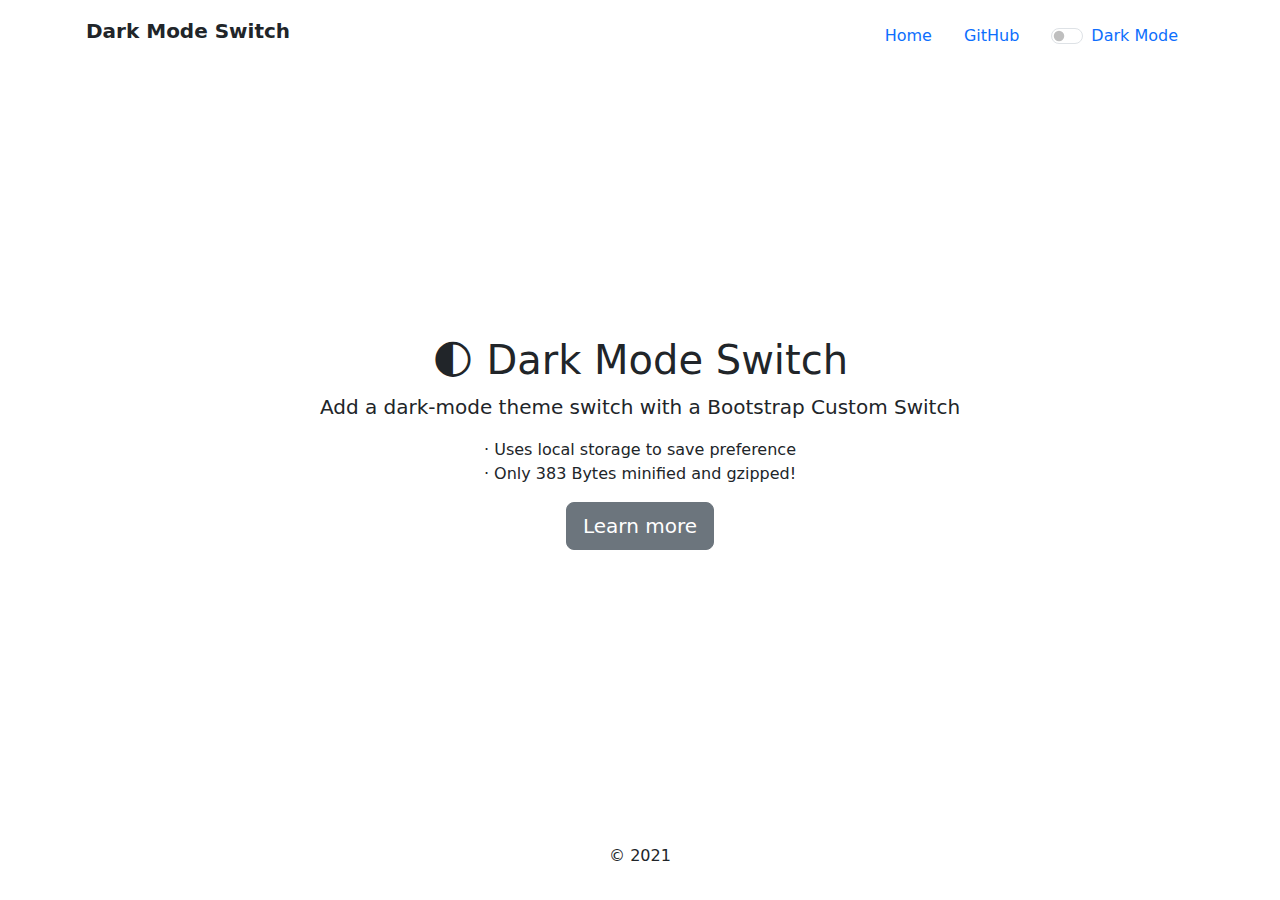
<file: assets/plugins/dark-mode-switch/index.html>
<!doctype html>
<html lang="en" class="h-100">

<head>
  <meta charset="utf-8">
  <meta http-equiv="x-ua-compatible" content="ie=edge">
  <meta name="viewport" content="width=device-width, initial-scale=1">
  <title>Dark Mode Switch</title>
  <meta name="description" content="Add a dark-mode theme toggle with a Bootstrap Custom Switch">

  <link rel="icon"
    href="data:image/svg+xml,<svg xmlns=%22http://www.w3.org/2000/svg%22 viewBox=%220 0 100 100%22><text y=%22.9em%22 font-size=%2280%22>🌓</text></svg>">
  
  <meta property="og:site_name" content="GitHub">
  <meta property="og:image"
    content="https://repository-images.githubusercontent.com/194995309/38db8f80-9db7-11e9-998f-43f2a26d9e0b">
  <meta property="og:title" content="dark-mode-switch">
  <meta property="og:description" content="Add a dark-mode theme toggle with a Bootstrap Custom Switch">
  <meta property="og:url" content="https://coliff.github.io/dark-mode-switch/">
  <link rel="author" href="https://christianoliff.com/">
  <meta name="twitter:creator" content="@christianoliff">
  <meta name="monetization" content="$ilp.uphold.com/Epqzn3YGr2MB">

  <link rel="stylesheet" href="https://cdn.jsdelivr.net/npm/bootstrap@5/dist/css/bootstrap.min.css">

  <!-- IE 11 polyfill for CSS and Custom Properties -->
  <script
    nomodule>window.MSInputMethodContext && document.documentMode && document.write('<link rel="stylesheet" href="https://cdn.jsdelivr.net/npm/bootstrap-ie11@5/css/bootstrap-ie11.min.css"><script src="https://cdn.jsdelivr.net/npm/ie11-custom-properties@4/ie11CustomProperties.min.js"><\/script>');</script>

  <link rel="stylesheet" href="dark-mode.css">

</head>

<body class="bg-white text-center d-flex h-100">

  <div class="container d-flex p-3 mx-auto w-100 flex-column">
    <header class="mb-auto">
      <div class="float-md-start fw-bold fs-5">Dark Mode Switch</div>
      <nav class="nav justify-content-center float-md-end">
        <a class="nav-link active" href="https://coliff.github.io/dark-mode-switch/">Home</a>
        <a class="nav-link" href="https://github.com/coliff/dark-mode-switch" target="_blank">GitHub</a>
        <div class="nav-link">

          <div class="form-check form-switch">
            <input type="checkbox" class="form-check-input" id="darkSwitch">
            <label class="custom-control-label" for="darkSwitch">Dark Mode</label>
          </div>
          <script src="dark-mode-switch.min.js"></script>

        </div>
      </nav>
    </header>

    <main role="main">
      <h1>🌓 Dark Mode Switch</h1>
      <p class="lead">Add a dark-mode theme switch with a Bootstrap Custom Switch</p>
      <ul class="list-unstyled">
        <li>&middot; Uses local storage to save preference</li>
        <li>&middot; Only 383 Bytes minified and gzipped!</li>
      </ul>
      <p>
        <a href="https://github.com/coliff/dark-mode-switch" target="_blank" rel="noopener"
          class="btn btn-lg btn-secondary">
          Learn more
        </a>
      </p>
    </main>

    <footer class="mt-auto">
      <p>&copy; 2021</p>
    </footer>

  </div>
</body>

</html>
</file>
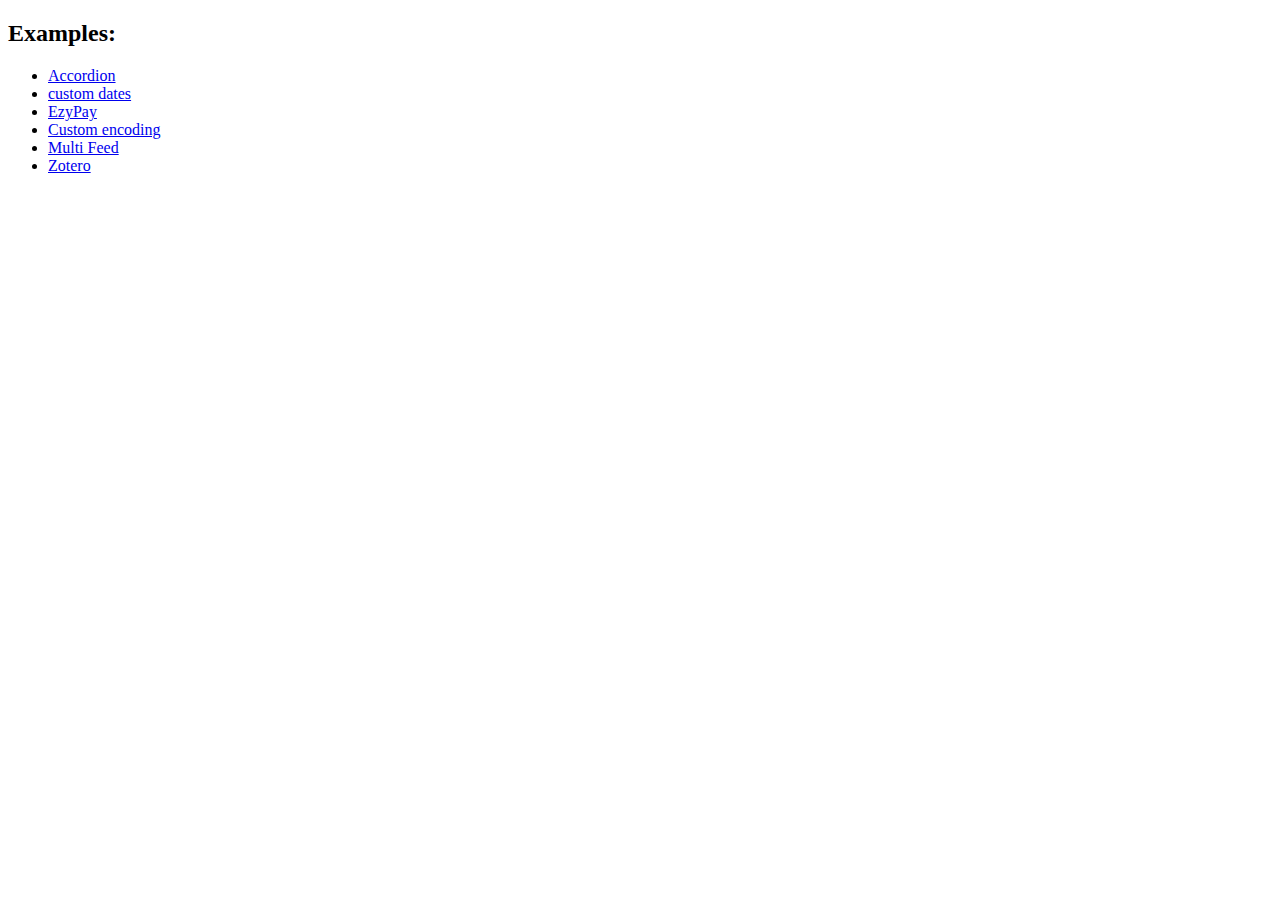
<file: assets/plugins/vanilla-rss/index.html>
<!DOCTYPE html>
<html>
  <head>
    <title>vanilla-rss</title>
  </head>
  <body>
    <div>
      <h2>Examples:</h2>
      <ul>
        <li><a href="examples/accordion.html">Accordion</a></li>
        <li><a href="examples/custom-dates.html">custom dates</a></li>
        <li><a href="examples/ezypay.html">EzyPay</a></li>
        <li><a href="examples/ISO-8859-1.html">Custom encoding</a></li>
        <li><a href="examples/multi-feed.html">Multi Feed</a></li>
        <li><a href="examples/zotero.html">Zotero</a></li>
      </ul>
    </div>
  </body>
</html>
</file>
<file: assets/plugins/dark-mode-switch/dark-mode.css>
/*!
 * Dark Mode Switch v1.0.1 (https://github.com/coliff/dark-mode-switch)
 * Copyright 2021 C.Oliff
 * Licensed under MIT (https://github.com/coliff/dark-mode-switch/blob/main/LICENSE)
 */

[data-theme="dark"] {
  background-color: #111 !important;
  color: #eee;
}

[data-theme="dark"] .bg-black {
  background-color: #fff !important;
}

[data-theme="dark"] .bg-dark {
  background-color: #eee !important;
}

[data-theme="dark"] .bg-light {
  background-color: #222 !important;
}

[data-theme="dark"] .bg-white {
  background-color: #000 !important;
}
</file>
